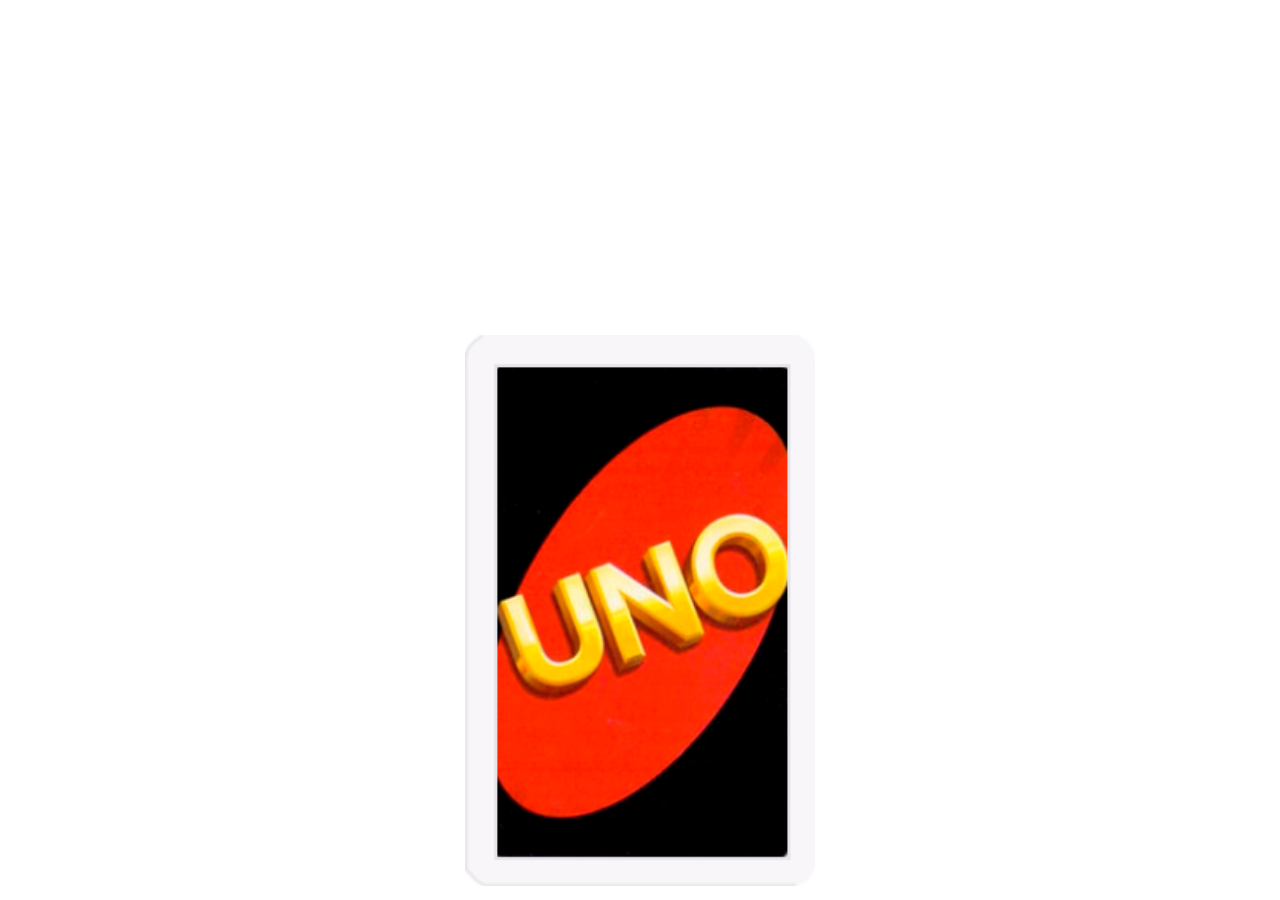
<file: 3dCard/index.html>
<!DOCTYPE html>
<html lang="en">
<head>
    <meta charset="UTF-8">
    <meta name="viewport" content="width=device-width, initial-scale=1.0">
    <link rel="stylesheet" href="style.css">
    <title>Document</title>
</head>
<body>
    <div class = "card">
        <img class = "front" src="front.png" alt="">
        <img class = "back" src="back.png" alt="">
    </div>
    
</body>
</html>
</file>
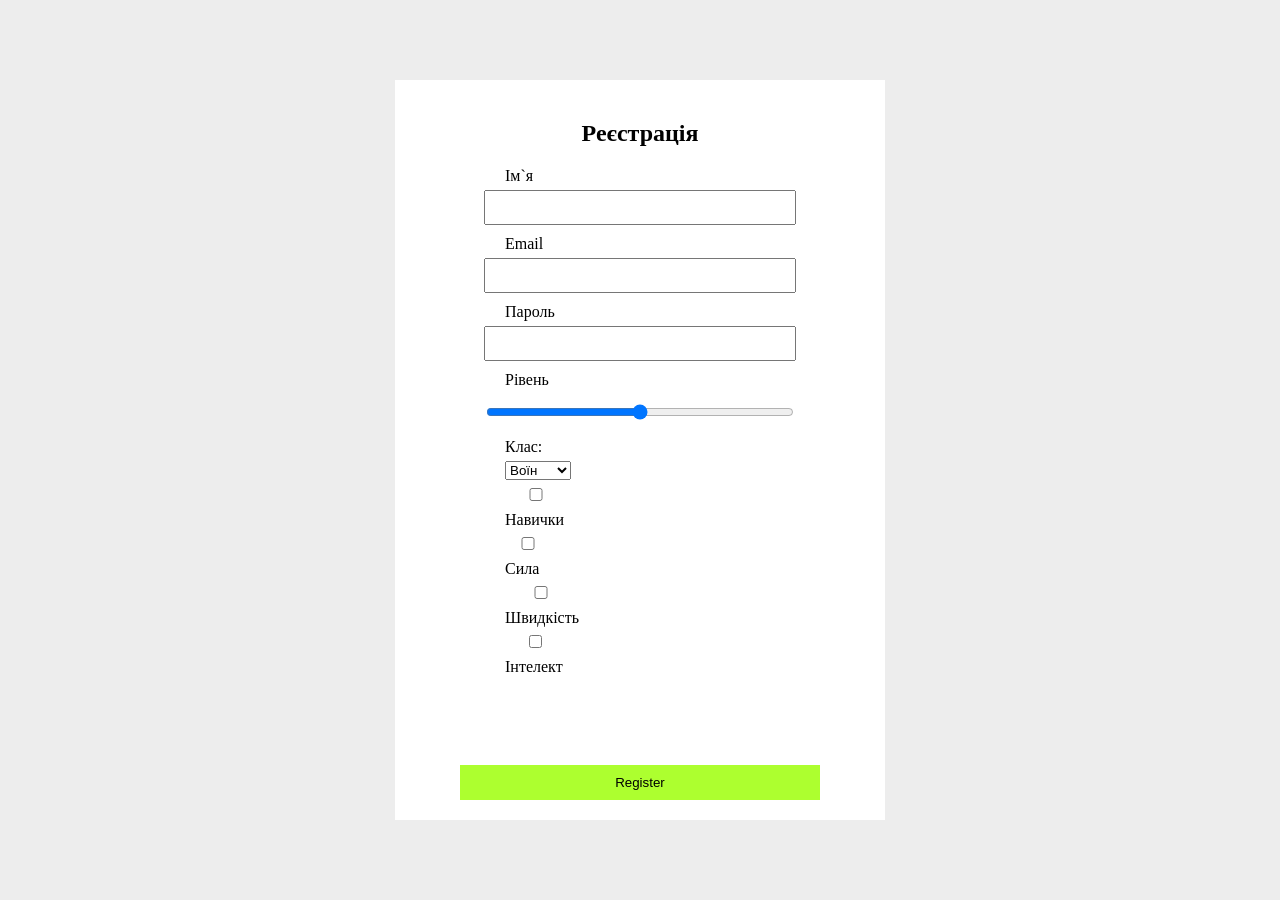
<file: GithubLesson/index.html>
<!DOCTYPE html>
<html lang="en">
<head>
<meta charset="UTF-8">
<meta name="viewport" content="width=device-width, initial-scale=1.0">
<title>Registration</title>
<style>
body {
    background-color: rgba(230, 230, 230, 0.7);
    display: flex;
    justify-content: center; 
    align-items: center;     
    height: 100vh;           
    margin: 0;               
}

.box {
    width: 450px;
    height: 700px; 
    display: flex;
    flex-direction: column;   
    align-items: center;
    padding: 20px;
    background-color: white;
}

.box h2 {
    margin-bottom: 20px;
}

.box input {
    width: 65%;
    margin-bottom: 10px;
    padding: 8px;
}

.box label, select {
    align-self: flex-start;
    margin-left: 20%;
    margin-bottom: 5px;
}

button {
    margin-top: auto;
    width: 80%;
    padding: 10px;
    background-color: greenyellow;
    border: none;
    cursor: pointer;
}
</style>
</head>
<body>
<form action="" method="post">
    <div class="box">
        <h2>Реєстрація</h2>
        <label>Ім`я</label>
        <input type="text" required>
        <label>Email</label>
        <input type="email" required>
        <label>Пароль</label>
        <input type="password" required>
        <label>Рівень</label>
        <input type="range">
        <label>Клас:</label>
        <select>
            <option value="warrior">Воїн</option>
            <option value="archer">Лучник</option>
            <option value="mage">Маг</option>
            <option value="healer">Хіл</option>
        </select>
        <label><input type="checkbox"> Навички</label>
        <label><input type="checkbox"> Сила</label>
        <label><input type="checkbox"> Швидкість</label>
        <label><input type="checkbox"> Інтелект</label>
        <button type="submit">Register</button>
    </div>
</form>
</body>
</html>
</file>
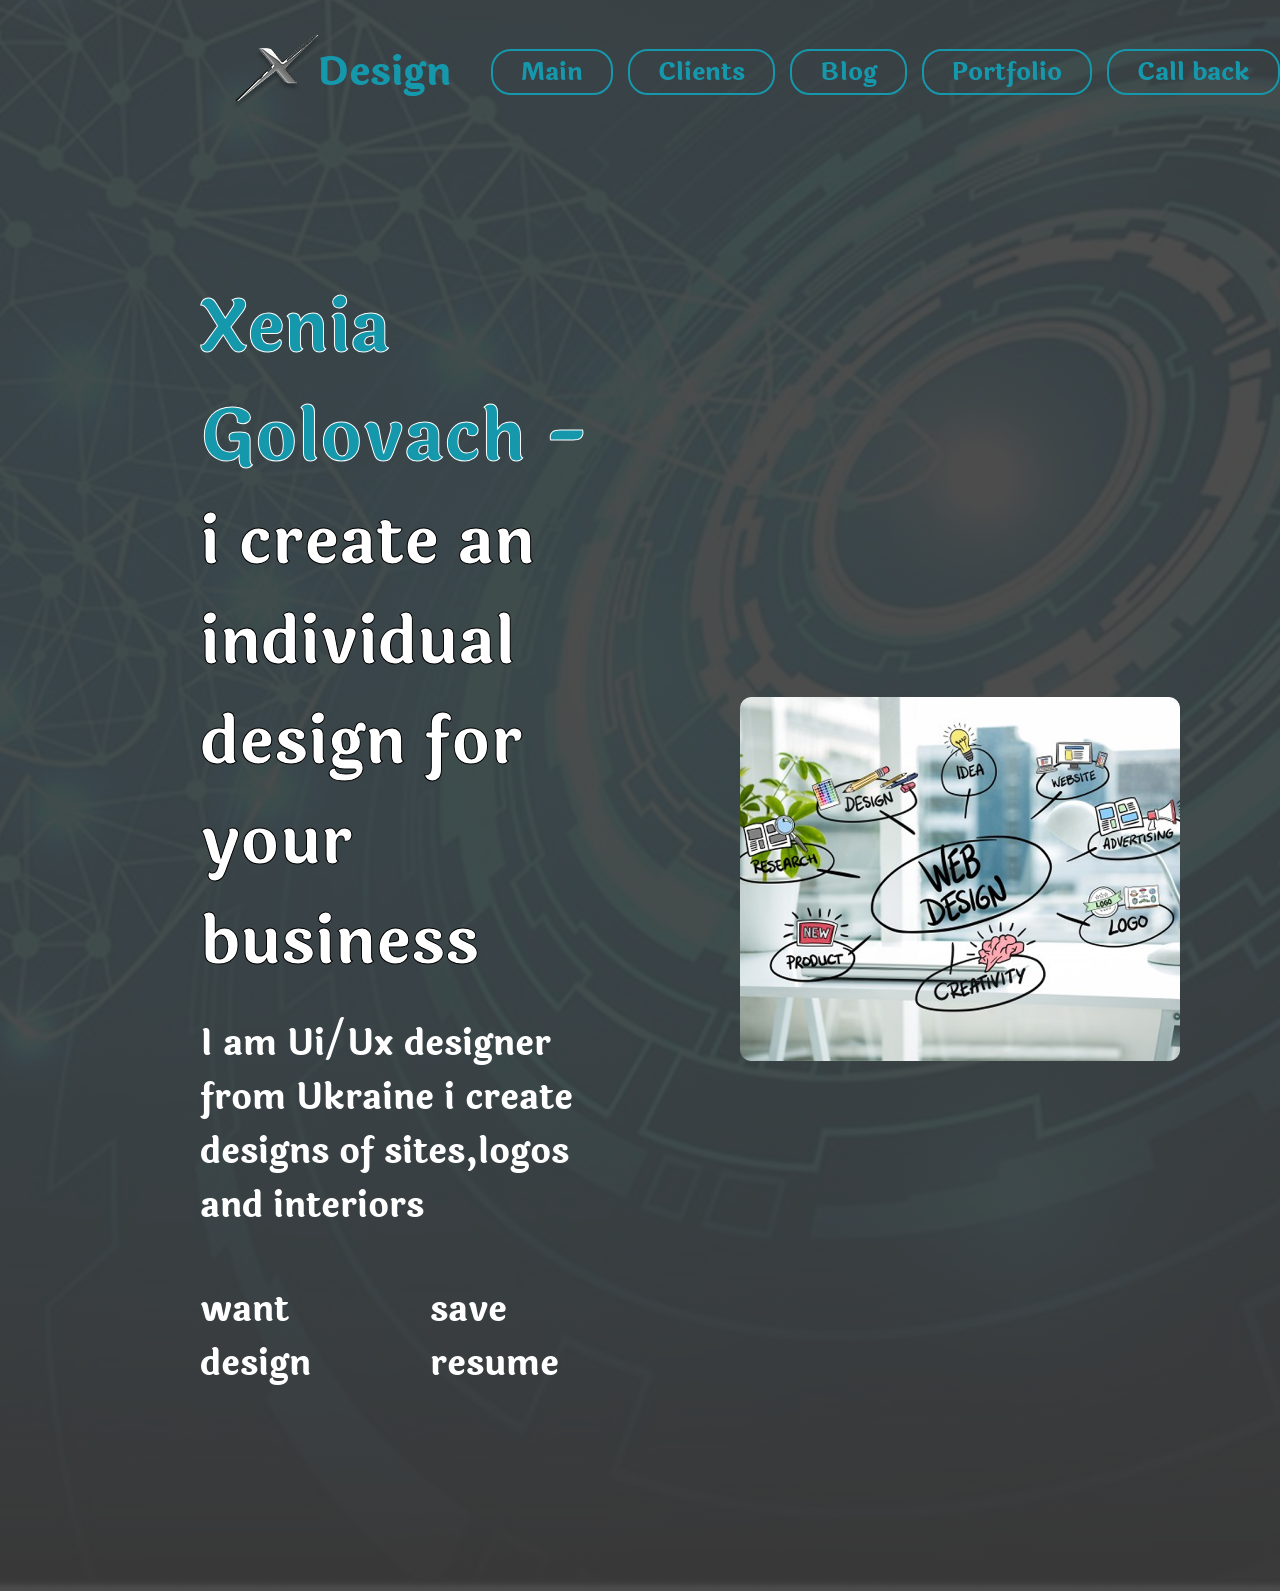
<file: L/index.html>
<!DOCTYPE html>
<html lang="en">
<head>
    <meta charset="UTF-8">
    <meta name="viewport" content="width=device-width, initial-scale=1.0">
    
    <link rel="stylesheet" href="style.css">
    <title>Document</title>
</head>
<body>
    <header class = "fl">

        <div class = "logo-box fl">
            <img src="images/rh-production-55c0cf78365529-5ca30bbf4cc73-removebg-preview (2) 1.png" alt="" class = "logo-img">
            <h1 class = "logo-text">Design</h1>
        </div>

        <div class = "nav-box">
            <nav>
             <ul class = "nav-list fl">
               <li class = "nav-item"><a href="" class = "nav-link">Main</a></li>
               <li class = "nav-item"><a href="" class = "nav-link">Clients</a></li>
               <li class = "nav-item"><a href="" class = "nav-link">Blog</a></li>
               <li class = "nav-item"><a href="" class = "nav-link">Portfolio</a></li>
               <li class = "nav-item"><a href="" class = "nav-link">Call back</a></li>
             </ul>
            </nav>
        </div>  
    </header>

    <main class = "fl main"> 
        <div class = "left-col col">
            <h1 class = "author-name">Xenia Golovach - </h1>
            <p class = "author-about">i create an individual design for your business</p>
            <p class = "author-description">I am Ui/Ux designer from Ukraine i create designs of sites,logos and interiors</p>

            <div class = "author-link-box">
                <a href="" class = "author-link active">want design</a>
                <a href="" class = "author-link">save resume</a>
            </div>
            
        </div>
        <div class = "right-col col">
            <img class = "auto-banner" src="images/web-design-concepts-with--5dcd654d15c38 1.png" alt="">
        </div>
    </main>
</body>
</html>
</file>
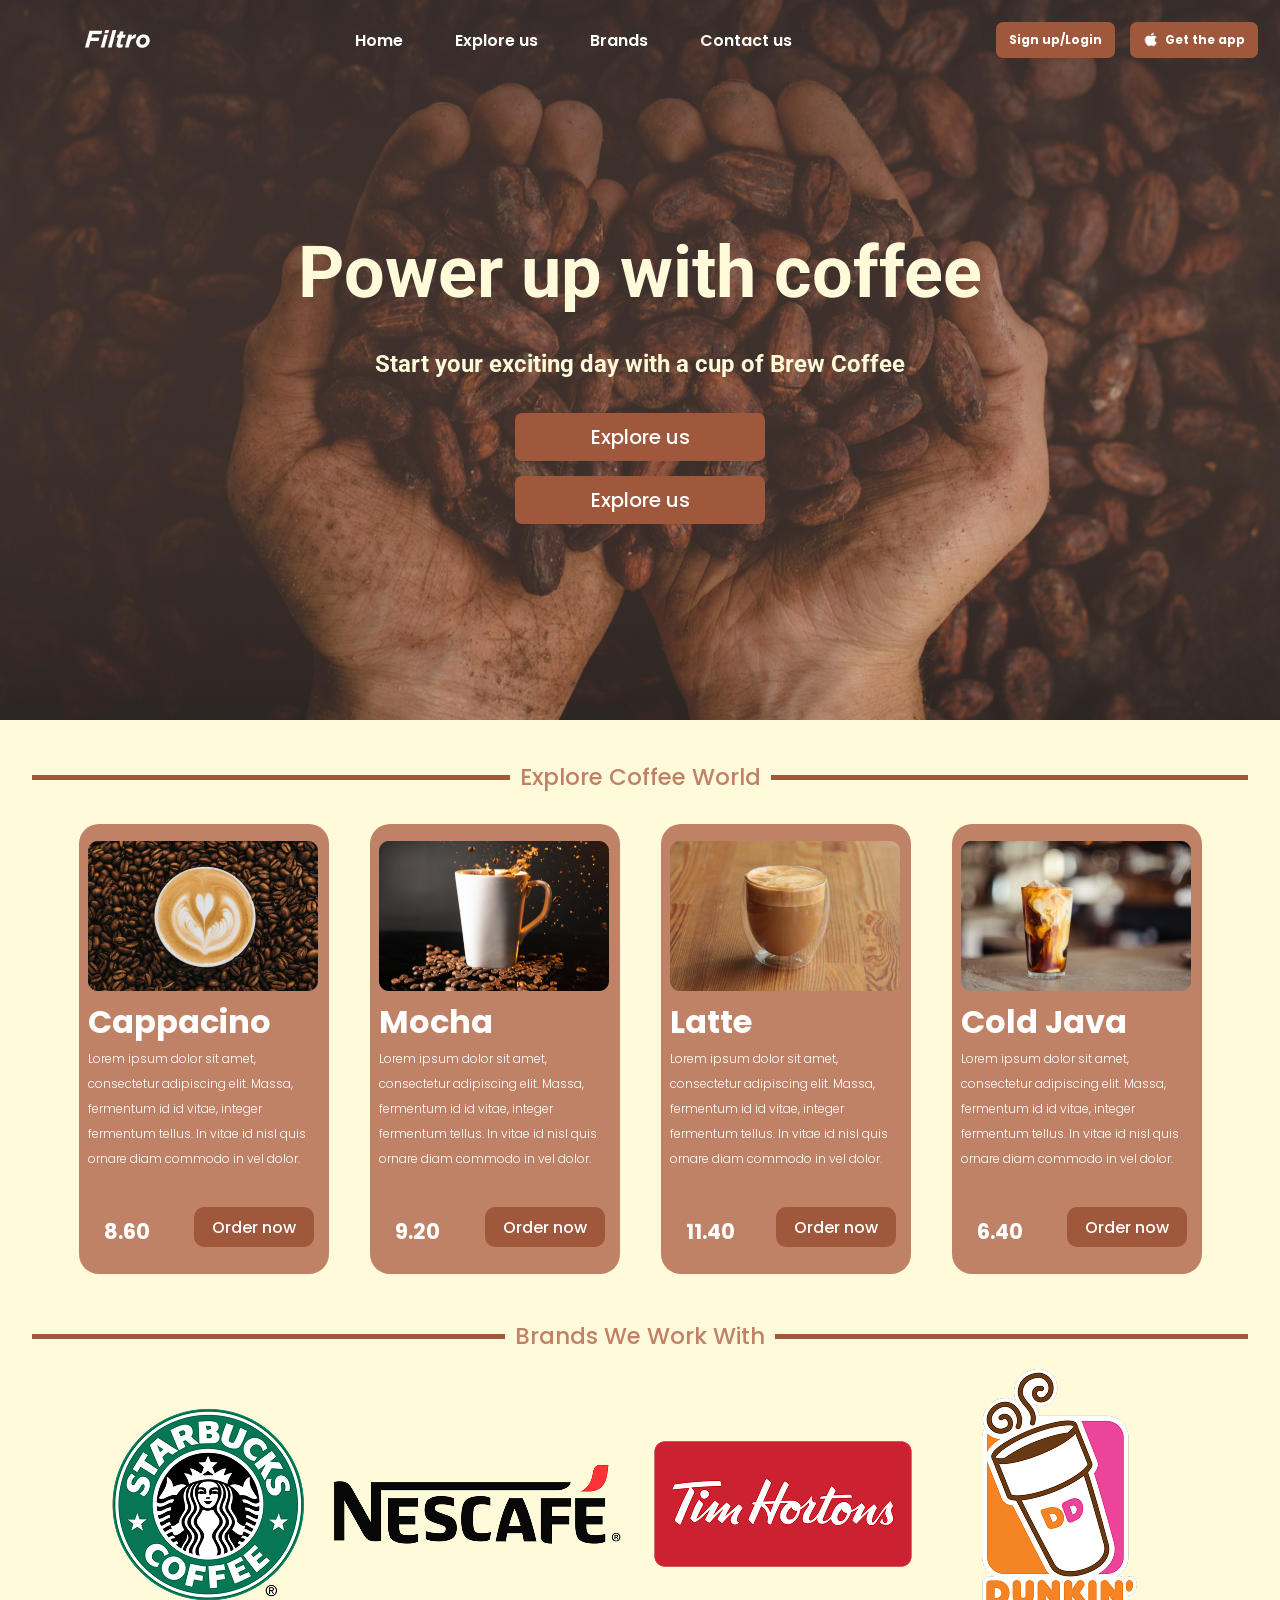
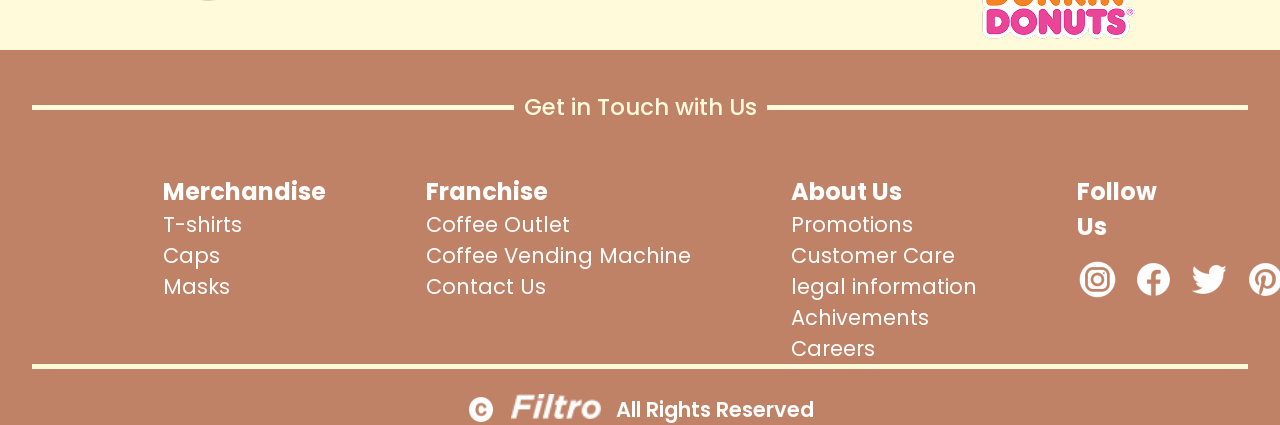
<file: mysite/index.html>
<!DOCTYPE html>
<html lang="en">
<head>
    <link rel="preconnect" href="https://fonts.googleapis.com">
<link rel="preconnect" href="https://fonts.gstatic.com" crossorigin>
<link href="https://fonts.googleapis.com/css2?family=Poppins:ital,wght@0,100;0,200;0,300;0,400;0,500;0,600;0,700;0,800;0,900;1,100;1,200;1,300;1,400;1,500;1,600;1,700;1,800;1,900&family=Roboto:ital,wght@0,100..900;1,100..900&display=swap" rel="stylesheet">
    <link rel="preconnect" href="https://fonts.googleapis.com">
<link rel="preconnect" href="https://fonts.gstatic.com" crossorigin>
<link href="https://fonts.googleapis.com/css2?family=Poppins:ital,wght@0,100;0,200;0,300;0,400;0,500;0,600;0,700;0,800;0,900;1,100;1,200;1,300;1,400;1,500;1,600;1,700;1,800;1,900&family=Roboto:ital,wght@0,100..900;1,100..900&display=swap" rel="stylesheet">
    <meta charset="UTF-8">
    <meta name="viewport" content="width=device-width, initial-scale=1.0">
    <link rel="stylesheet" href="style.css">
    <title>my site</title>
</head>


<body>
    <section class = "head-box"> 
      <header>

    <div class="logo-box">
        <h1>
            <a href="#" class="logo-link">
                <img class="logo-img" src="images/logo.png" alt="">
            </a>
        </h1>
    </div>

    <div class="nav-box"> 
        <nav>
            <ul class="nav-list">
                <li class="nav-item"><a href="#" class = "nav-link">Home</a></li>
                <li class="nav-item"><a href="#" class = "nav-link">Explore us</a></li>
                <li class="nav-item"><a href="#" class = "nav-link">Brands</a></li>
                <li class="nav-item"><a href="#" class = "nav-link">Contact us</a></li>
            </ul>
        </nav>
    </div>

    <div class="reg-box"> 
        <a href="#" class="reg-link btn">Sign up/Login</a>
        <a href="#" class ="reg-link btn"><img class="link-icon" src="images/apple logo.png" alt="apple logo">Get the app</a>
    </div>

      </header>
    
      <div class = "banner">
        <div class="banner-title-box">
            <h1 class = "banner-title">
                Power up with coffee 
                
            </h1>

            <h3 class = "banner-sub-title">
                Start your exciting day with a cup of Brew Coffee
            </h3>

            <div class = "buttons">
                <a href="#" class = "Button-item">Explore us</a>
                <a href="#" class = "Button-item">Explore us</a>
            </div>            

        </div>
      </div>
    </section>

    <main>
        <div class="line-text">
            <span>Explore Coffee World</span>
        </div>

        <div class = "card-box">
                <div class="card">
                    <div class="title-image"><img src="images/Card-1.png" alt=""></div>

                    <h1 class = "Title">Cappacino</h1>

                    <h3 class = "Description">Lorem ipsum dolor sit amet, consectetur adipiscing elit. Massa, fermentum id id vitae, integer fermentum tellus. In vitae id nisl quis ornare diam commodo in vel dolor.</h3>

                    <h2 class = "Price">8.60</h2>

                    <div class = "order-button">Order now</div>
                </div>

                <div class="card">
                    <div class="title-image"><img src="images/Card-2.png" alt=""></div>

                    <h1 class = "Title">Mocha</h1>

                    <h3 class = "Description">Lorem ipsum dolor sit amet, consectetur adipiscing elit. Massa, fermentum id id vitae, integer fermentum tellus. In vitae id nisl quis ornare diam commodo in vel dolor.</h3>

                    <h2 class = "Price">9.20</h2>

                    <div class = "order-button">Order now</div>
                </div>

                <div class="card">
                    <div class="title-image"><img src="images/Card-3.png" alt=""></div>

                    <h1 class = "Title">Latte</h1>

                    <h3 class = "Description">Lorem ipsum dolor sit amet, consectetur adipiscing elit. Massa, fermentum id id vitae, integer fermentum tellus. In vitae id nisl quis ornare diam commodo in vel dolor.</h3>

                    <h2 class = "Price">11.40</h2>

                    <div class = "order-button">Order now</div>
                </div>

                <div class="card">
                    <div class="title-image"><img src="images/Card-4.png" alt=""></div>

                    <h1 class = "Title">Cold Java</h1>

                    <h3 class = "Description">Lorem ipsum dolor sit amet, consectetur adipiscing elit. Massa, fermentum id id vitae, integer fermentum tellus. In vitae id nisl quis ornare diam commodo in vel dolor.</h3>

                    <h2 class = "Price">6.40</h2>

                    <div class = "order-button">Order now</div>
                </div>
        </div>

        <div class="line-text">
            <span>Brands We Work With</span>
        </div>

        <div class = "brands">
            <img src="images/Stackbuks logo.png" alt="">
            <img src="images/Nescafe-Logo.png" alt="">
            <img src="images/Tim hortins.png" alt="">
            <img src="images/Dunkin Donuts.png" alt="">
        </div>
    </main>

    <footer>
        <div class="line-text-footer">
            <span>Get in Touch with Us</span>
        </div>

        <div class = "about-us">
            <div class = "d-box">
                <h1>Merchandise</h1>
                <span>T-shirts</span>
                <span>Caps</span>
                <span>Masks</span>
            </div>

            <div class = "d-box">
                <h1>Franchise</h1>
                <span>Coffee Outlet</span>
                <span>Coffee Vending Machine</span>
                <span>Contact Us</span>
            </div>
            <div class = "d-box">
                <h1>About Us</h1>
                <span>Promotions</span>
                <span>Customer Care</span>
                <span>legal information</span>
                <span>Achivements</span>
                <span>Careers</span>
            </div>
            <div class="d-box-img">
                <h1>Follow Us</h1>
                <div class="socials">
                    <img src="images/Insta.png" alt="">
                    <img src="images/Fb.png" alt="">
                    <img src="images/twitter.png" alt="">
                    <img src="images/pinterest.png" alt="">
                </div>
            </div>
        </div>  

        <div class="line"></div>

        <div class = "fin">
            <img src="images/Mask group (1).png" alt="">
            <img class = "logo"src="images/logo.png" alt="">
            <span>All Rights Reserved</span>
        </div>

    </footer>
</body>
</html>
</file>
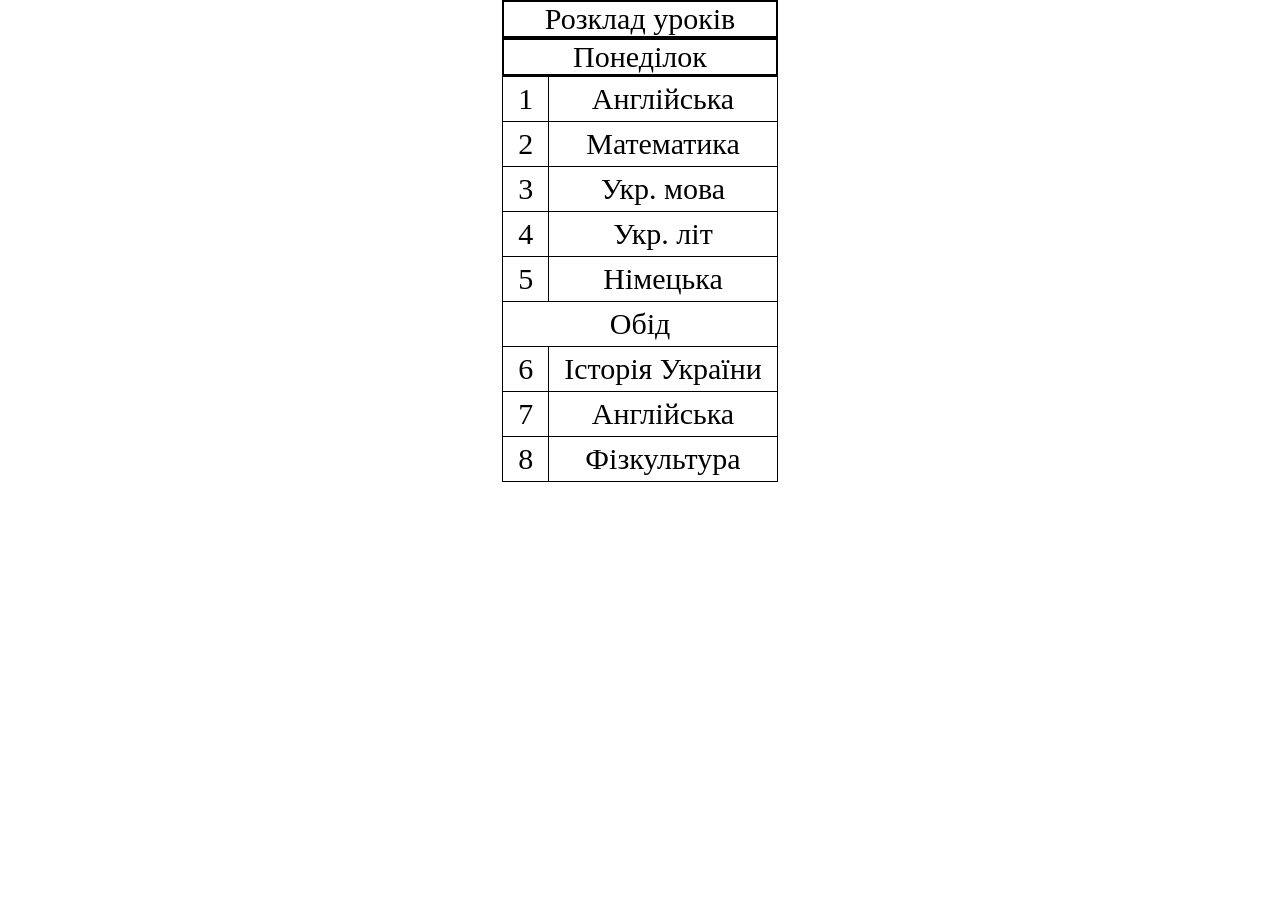
<file: schedule/index.html>
<!DOCTYPE html>
<html lang="ua">
<head>
    <meta charset="UTF-8">
    <meta name="viewport" content="width=device-width, initial-scale=1.0">
    <link rel="stylesheet" href="main.css">
    <title>Document</title>
</head>
<body>
    <table>
       <caption>Розклад уроків</caption>
       <thead>
        <caption>Понеділок</caption>
       </thead>
       <tbody>
        <tr>
            <td>1</td>
            <td>Англійська</td>
        </tr>
        
        <tr>
            <td>2</td>
            <td>Математика</td>
        </tr>

        <tr>
            <td>3</td>
            <td>Укр. мова</td>
        </tr>

        <tr>
            <td>4</td>
            <td>Укр. літ</td>
        </tr>
        <tr>
            <td>5</td>
            <td>Німецька</td>
        </tr>
        <tr>
            <td td colspan="3" style="text-align:center; background:#ffffff;">Обід</td>
        </tr>
        <tr>
            <td>6</td>
            <td>Історія України</td>
        </tr>
        <tr>
            <td>7</td>
            <td>Англійська</td>
        </tr>
        <tr>
            <td>8</td>
            <td>Фізкультура</td>
        </td>
       </tbody>
    </table>
</body>
</html>
</file>
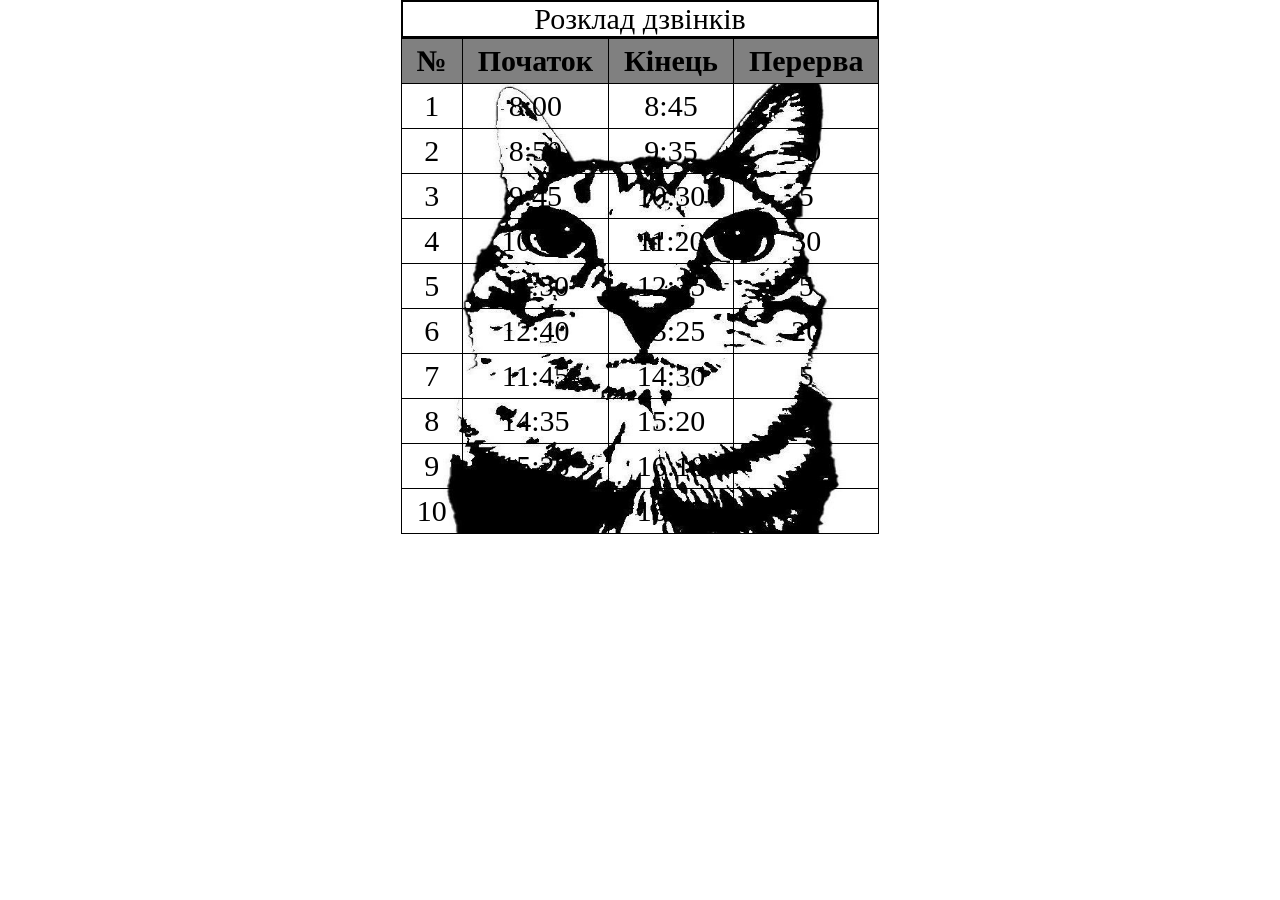
<file: Tables — копия/index.html>
<!DOCTYPE html>
<html lang="ua">
<head>
    <meta charset="UTF-8">
    <meta name="viewport" content="width=device-width, initial-scale=1.0">
    <link rel="stylesheet" href="main.css">
    <title>Document</title>
</head>
<body>
    <table>
       <caption>Розклад дзвінків</caption>
       <thead>
        <tr> 
            <th>№</th>
            <th>Початок</th>
            <th>Кінець</th>
            <th>Перерва</th>
        </tr>
       </thead>
       <tbody>
        <tr>
            <td>1</td>
            <td>8:00</td>
            <td>8:45</td>
            <td>5</td>
        </tr>
        
        <tr>
            <td>2</td>
            <td>8:50</td>
            <td>9:35</td>
            <td>10</td>
        </tr>

        <tr>
            <td>3</td>
            <td>9:45</td>
            <td>10:30</td>
            <td>5</td>
        </tr>

        <tr>
            <td>4</td>
            <td>10:35</td>
            <td>11:20</td>
            <td>30</td>
        </tr>
        <tr>
            <td>5</td>
            <td>11:50</td>
            <td>12:35</td>
            <td>5</td>
        </tr>
        <tr>
            <td>6</td>
            <td>12:40</td>
            <td>13:25</td>
            <td>20</td>
        </tr>
        <tr>
            <td>7</td>
            <td>11:45</td>
            <td>14:30</td>
            <td>5</td>
        </tr>
        <tr>
            <td>8</td>
            <td>14:35</td>
            <td>15:20</td>
            <td>5</td>
        </tr>
        <tr>
            <td>9</td>
            <td>15:25</td>
            <td>16:10</td>
            <td>-</td>
        </tr>
        <tr>
            <td>10</td>
            <td>16:10</td>
            <td>16:55</td>
            <td>-</td>
        </tr>
       </tbody>
    </table>
</body>
</html>
</file>
<file: 3dCard/style.css>
.card{
    position: absolute;
    top: 50%;
    left: 50%;
    transform: translate(-50%, -50%);
    width: 350px;
    height: 230px;
}

img {
    transition: 0.5s linear all;
    backface-visibility: hidden;
    position: absolute;
    top: 0;
    left: 0;
    width: 100%;
}

.front{ 
    transform: perspective(600px) rotateY(0deg);
}

.back { 
   transform: perspective(600px) rotateY(180deg);
}

.card:hover>.front { 
    transform: perspective(600px) rotateY(-180deg);
}

.card:hover>.back { 
   transform: perspective(600px) rotateY(0deg);
}
</file>
<file: L/style.css>
* {
    margin: 0;
    padding: 0;
}

:root {
    --dk-font-color: #1698AC;
    --lt-font-color: #FFFFFF;
}

.fl {
    display: flex;
    align-items: center;
}

body {
    font-family: Laila;
    padding: 200px;
    background-image: 
        linear-gradient(rgba(0,0,0,0.7), rgba(0,0,0,0.7)),
        url(images/1616611387_31-p-tekhnologichnii-fon-36\ 1.png);

    background-size: cover;
    background-position: center;
    background-repeat: no-repeat;
}

.header {
    display: flex;
    justify-content: space-between;
}

.logo-box,
.nav-box {
    flex: 1;
    position: relative;
    top: -165px;
}

.author-link-box {
    margin-top: 50px;
    display: flex;
    gap: 25px;
}

.author-link {
    color: white;
    font-size: 35px;
    font-weight: 600;
    text-decoration: none;
}

.author-link:hover {
    background-color:#1698AC;
    color: white;
    background-size: 1000px;
    border-radius: 8px;
}


.author-name {
    -webkit-text-stroke-width: 1px;
    -webkit-text-stroke-color: white;
    font-size: 70px;
    color: #1698AC;
}

.author-about {
    font-size: 65px;
    font-weight: 600;
    color: #FFFFFF;
    -webkit-text-stroke-width: 1px;
    -webkit-text-stroke-color: rgb(0, 0, 0);
}

.col {
    flex :1;
}

.auto-banner {
    width:100%;
    margin-top: 100px;
    margin-left: 100px;
}
.nav-item {
    border:  2px solid var(--dk-font-color);
    border-radius: 20px;
    flex: 1;
    padding: 2px 28px;
    text-align: center;
}

.author-description {
    font-size: 35px;
    font-weight: 600;
    margin-top: 25px;
    color: #FFFFFF;
}

.nav-item:hover {
    border:  2px solid var(--lt-font-color);
    background-color: var(--dk-font-color);
}

.logo-text{
    color: var(--dk-font-color);
    font-size: 40px;
    font-weight: 600;
    position: relative; 
    left: -40px;
}

.nav-list {
    list-style: none;
    gap: 15px;
}

.nav-link {
    font-size: 30px;
    text-decoration: none;
    white-space: nowrap;
    color: var(--dk-font-color);
}


@font-face {
    font-family: "Laila";
    src: url(font/Laila-Bold.ttf);
}


@media (max-width: 768px) {
    .nav-link {
      font-size: 5px;
    }

    .nav-box {
        display: none;
    }

}

@media (min-width:768px) and  (max-width: 1024px) {
    .nav-link {
      font-size: 15px;
    }

    .header {
        flex-direction: column;
        gap: 10px;
    }
}

@media (min-width:1024px) and  (max-width: 1400px) {
    .nav-link {
      font-size: 25px;
    }
}

@media (min-width:1400px){
    .nav-link {
      font-size: 35px;
    }
}
</file>
<file: mysite/style.css>
* {
    margin: 0;
    padding: 0;
    box-sizing: border-box;
}

.head-box {
  background-image: url("images/BG.jpg"); 
  background-size: cover;
  background-position: center;
  min-height: 720px; 
}

header {
    display: flex;
    justify-content: space-between;
    padding: 22px 22px 22px 85px;
    align-items: center;
}



.nav-link {
    font-size: 16px;
    text-decoration: none;
    color: white;
}

.reg-box {
    display: flex;
    gap: 15px;
}

.reg-link {
  font-family: "Poppins";
  text-decoration: none;
  color: white;
  font-weight: 700;
  font-size: 12px;

  display: inline-flex;
  align-items: center; 
  gap: 6px;            
}

.link-icon {
  width: 16px;
  height: 16px;
}

.Button-item {
    font-size: 20px;
    padding: 9px 13px;
    background-color: #A0583C;
    border-radius: 7px;
    font-weight: 500;
    width: 250px;
    text-align: center;
    color: white;
    transition: transform 0.5s ease;
    text-decoration: none;
    font-family: "Poppins";
}

.Button-item:hover {
    transform: scale(1.05);
}

main {
    background-color: #FFFADA ;
    display: flex;
    flex-direction: column;
    gap: 5px;
    align-items: center;
}

.line-text {
  display: flex;
  align-items: center;
  font-family: "Poppins";
  width: 95%;
  font-size: 23px;
  margin-top: 40px;
  font-weight: 500;
  color: #C08267;
  gap: 10px;
}

.brands {
    display: flex;
    gap:20px;
    justify-self: center;
    align-items: center;
}

.line-text::before,
.line-text::after {
  content: "";
  flex: 1;
  height: 5px;
  background: #A0583C;
}

.line-text-footer {
  display: flex;
  align-items: center;
  font-family: "Poppins";
  width: 95%;
  font-size: 23px;
  margin-top: 40px;
  font-weight: 500;
  color: #FFFADA;
  gap: 10px;
}

.line-text-footer::before,
.line-text-footer::after {
  content: "";
  flex: 1;
  height: 5px;
  background: #FFFADA;
}

footer {
    background-color: #C08267;
    display: flex;
    flex-direction: column;
    justify-content: center;
    align-items: center;
}

.line {
  width: 95%;
  height: 5px;
  background: #FFFADA;
  margin: 0 auto;
}

.card-box {
    display: flex;
    gap: 200px;
    margin-top: 25px;
    flex-wrap: wrap;
    justify-content: center;
}

.fin {
    margin-top: 25px;
    display: flex;
    gap: 15px;
    font-family: "Poppins";
}

.fin span {
    color: white;
    font-size: 21px;
    font-weight: 600;
}

hr {
    height: 2px;
}

.logo { 
    height: 25px;
}

.about-us{
    display: flex;
    gap: 100px;
    font-family: "Poppins";
    margin-top: 50px;
}

.d-box {
    color: white;
    display: flex;
    flex-direction: column;
}

.d-box-img {
    width: 40px;
    height: 40px;
    display: flex;
    gap: 15px;
}

.d-box-img {
    display: flex;
    flex-direction: column;
    gap: 15px;
}

.socials {
    display: flex;
    gap: 15px;
}


.d-box-img h1,
.d-box h1 {
    color: white;
    font-size: 24px;
}

.d-box span {
    font-size: 21px;
}

.card {
  background-color: #C08267;
  height: 450px;
  
  color: white;
  font-family: "Poppins";
  position: relative;
  width: 250px; 
  padding: 15px;
  border-radius: 20px;
  box-sizing: border-box;
}

.Price { 
    align-items: start;
    font-weight: 700;
    font-size: 21px;
    font-family: "Poppins";
    position: absolute;
    bottom:6%;
    left: 10%;
}

.order-button {
    display: flex;
    align-items: center;
    justify-content: center;

    font-size: 16px;
    font-weight: 500;
    font-family: "Poppins";

    position: absolute;
    bottom: 6%;
    right: 6%;

    background-color: #A0583C;
    border-radius: 10px;
    width: 120px;
    height: 40px;
}

.Title {
    display: flex;
}

.Description {
  font-size: 12px;
  font-weight: 300;
  line-height: 1.4;
  white-space: normal;
  overflow-wrap: anywhere;
  line-height: 25px;
}

.buttons {
    display: flex;
    flex-direction: column;
    gap:15px;
    align-items: center;
}

.btn {
    font-size: 12px;
    padding: 9px 13px;
    background-color: #A0583C;
    border-radius: 7px;
}

.nav-list {
    font-size: 16px;
    font-weight: 600;
    font-family: "Poppins";
    list-style: none;
    display: flex;
    gap: 52px;

}

.sct {
    padding: 37px;
}

.sct-lt {
    background-color: #FFFADA;
}

.divider {
    display: flex;
    align-items: center;
    justify-content: space-between;
    gap: 11px;
    margin-bottom: 57px;
}

.divider-title {
    white-space: nowrap;
    font-size: 23px;
    letter-spacing: 0%;
    line-height: 100%;
    font-style: Medium;
    font-weight:500;
    font-family: 'Poppins';
    color: #C08267;
    
}

.divider-line {
    background-color: #A0583C;
    width: 100%;
    height: 5px;
}

.card-box {
    display: flex;
    gap : 41px 
}

.card { 
   background-color: #C08267;
   border-radius:  20px;
   padding: 17px 9px;
}

.card-img {
    width: 100%;
    margin-bottom: 17px;
}

.card-description {
    margin-bottom: 50px;
}

.order-box {
    display:  flex;
    justify-content: space-between;
    
}

.banner-title-box {
    margin: 150px auto 75px auto;
}

.banner-title,
.banner-sub-title 
{  
    text-align: center;
    color: #FFFADA;
    font-family:Roboto;
    margin-bottom: 35px;
}

.banner-title {
    font-size: 72px;
}

.banner-sub-title {
    font-size: 24px;
}
</file>
<file: schedule/main.css>
body { 
    margin: 0;
    padding: 0;
    display: flex;
    justify-content: center;
}

table,
th,
td,
th {
    border: 1px solid black;
    text-align: center;
    font-size: 30px;
    border-collapse: collapse;
    padding:  5px 15px;
}

th { 
    background-color: grey;
}

table { 
    background-image: none;
    background-repeat: no-repeat;
    background-size: cover;
    background-position: center center;
}

caption {
    border: 2.5px solid black;
    border-collapse: collapse;
}
</file>
<file: Tables — копия/main.css>
body { 
    margin: 0;
    padding: 0;
    display: flex;
    justify-content: center;
}

table,
th,
td,
th {
    border: 1px solid black;
    text-align: center;
    font-size: 30px;
    border-collapse: collapse;
    padding:  5px 15px;
}

th { 
    background-color: grey;
}

table { 
    background-image: url(img/coolimage.jpg);
    background-repeat: no-repeat;
    background-size: cover;
    background-position: center center;
}

caption {
    border: 2.5px solid black;
    border-collapse: collapse;
}
</file>
